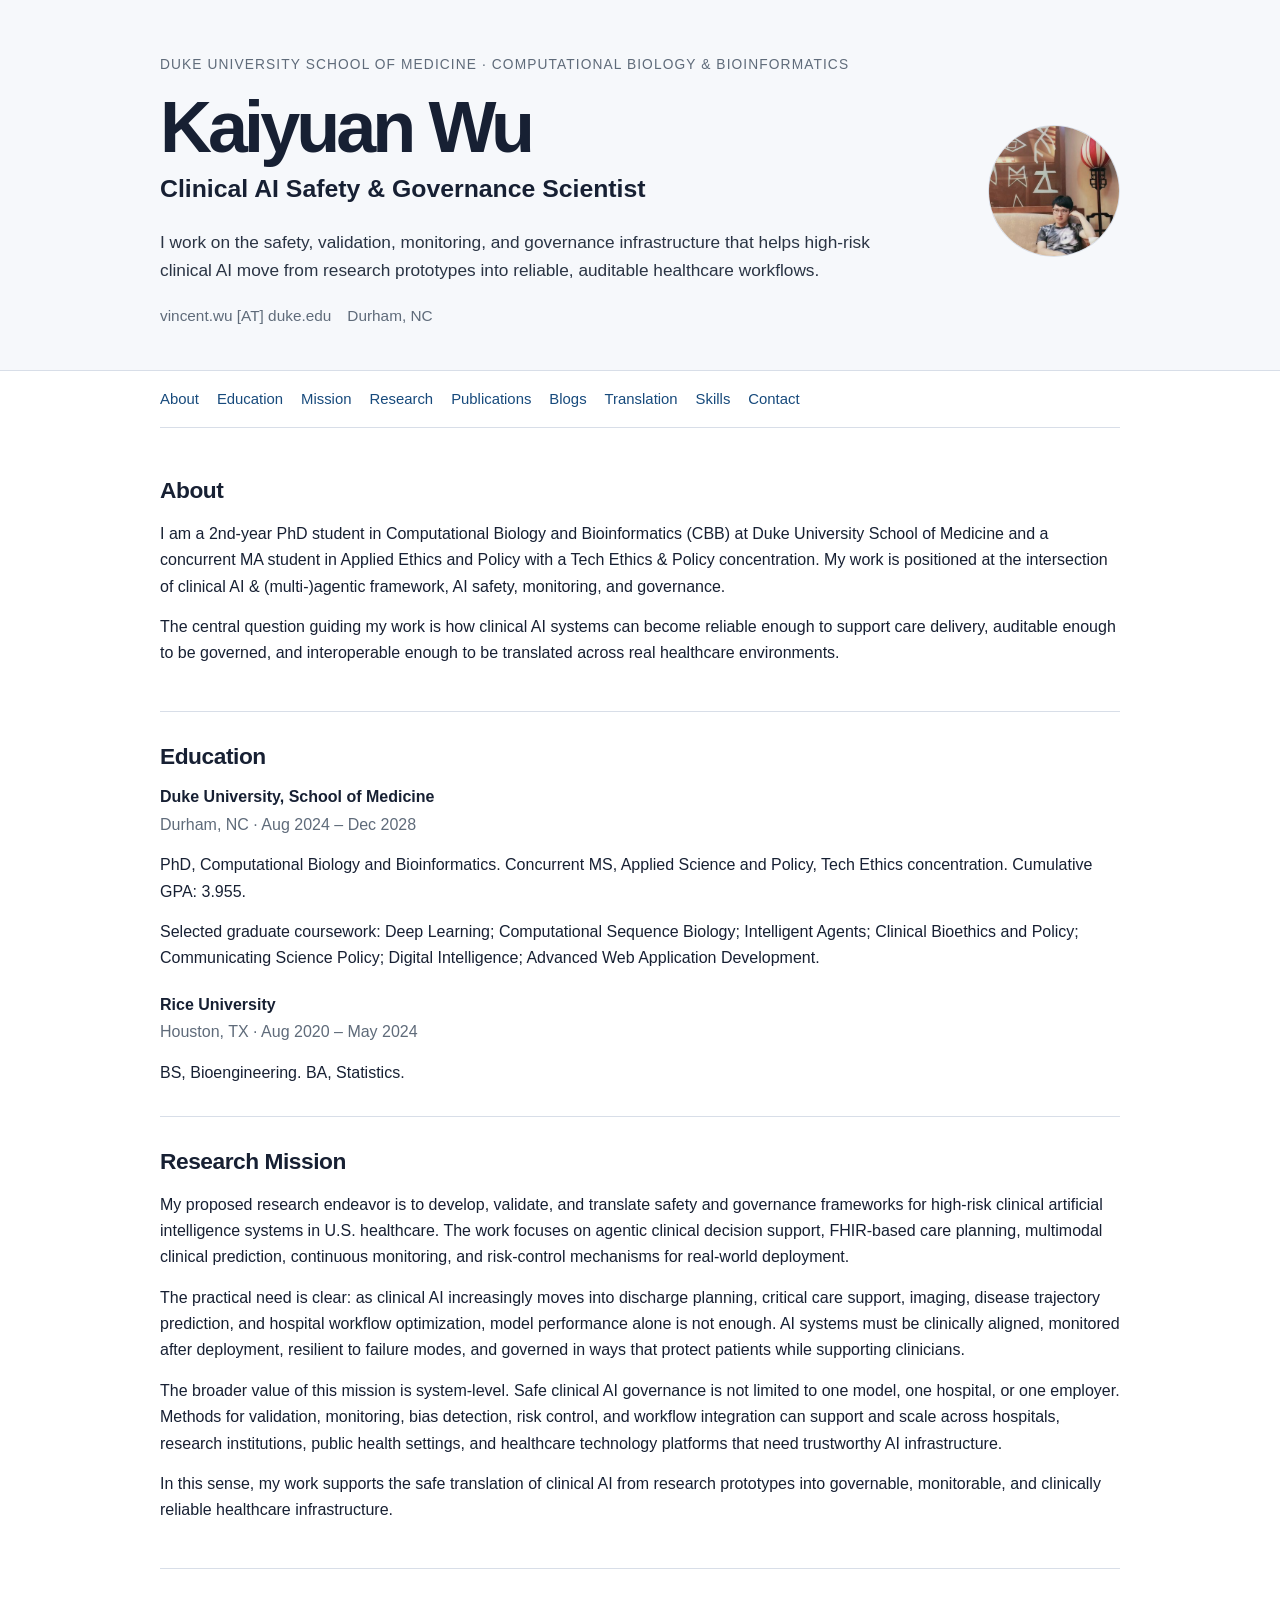
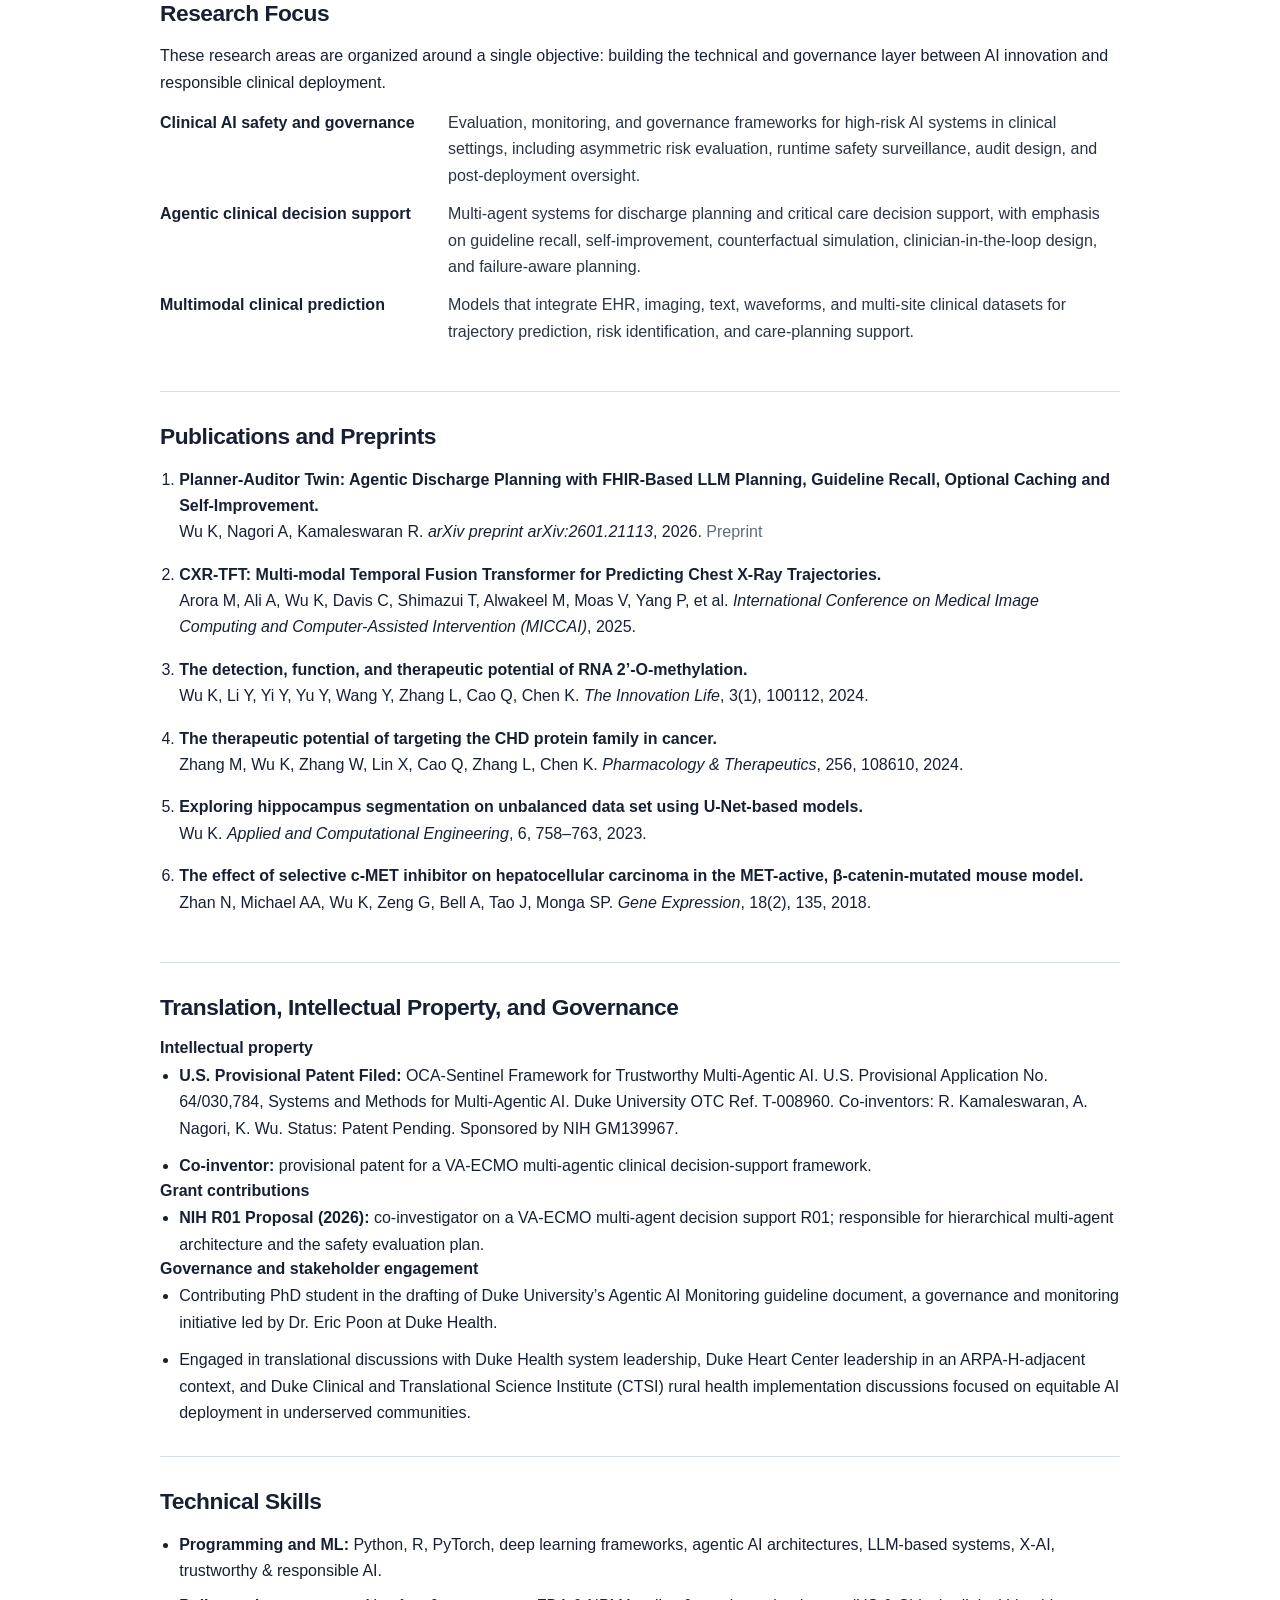
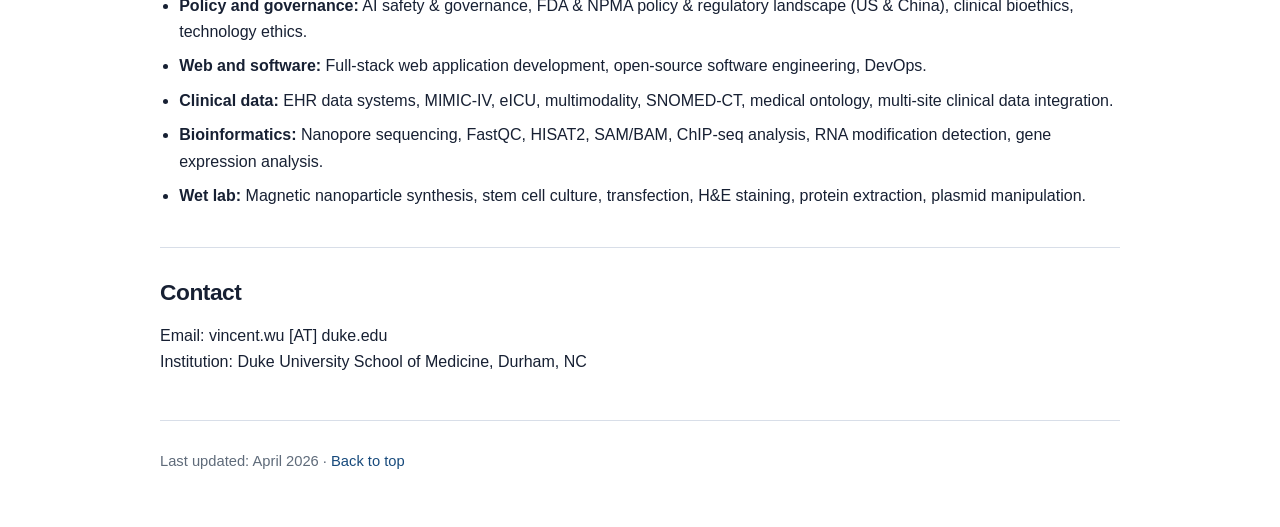
<file: index.html>
<!doctype html>
<html lang="en">
<head>
  <meta charset="utf-8">
  <meta name="viewport" content="width=device-width, initial-scale=1">
  <meta name="description" content="Kaiyuan Wu is a Duke PhD student and clinical AI safety and governance scientist working on reliable, auditable, and deployable AI systems for high-risk healthcare environments.">
  <title>Kaiyuan Wu | Clinical AI Safety and Governance</title>
  <link rel="stylesheet" href="styles.css">
</head>
<body>
  <header class="masthead" id="top">
    <div class="wrap intro">
      <div class="intro-text">
        <p class="kicker">Duke University School of Medicine · Computational Biology &amp; Bioinformatics</p>
        <h1>Kaiyuan Wu</h1>
        <p class="role">Clinical AI Safety &amp; Governance Scientist</p>
        <p class="lead">I work on the safety, validation, monitoring, and governance infrastructure that helps high-risk clinical AI move from research prototypes into reliable, auditable healthcare workflows.</p>
        <p class="contact-line">
          <span>vincent.wu [AT] duke.edu</span>
          <span>Durham, NC</span>
          <!-- <a href="CV.pdf">CV</a> -->
        </p>
      </div>
      <img src="images/profile.jpg" alt="Portrait of Kaiyuan Wu" class="portrait">
    </div>
  </header>

  <nav class="nav wrap" aria-label="Main navigation">
    <a href="#about">About</a>
    <a href="#education">Education</a>
    <a href="#mission">Mission</a>
    <a href="#research">Research</a>
    <!-- <a href="#projects">Projects</a> -->
    <a href="#publications">Publications</a>
    <a href="blogs/index.html">Blogs</a>
    <a href="#translation">Translation</a>
    <!-- <a href="#experience">Experience</a> -->
    <a href="#skills">Skills</a>
    <a href="#contact">Contact</a>
  </nav>

  <main class="wrap">
    <section id="about">
      <h2>About</h2>
      <p>I am a 2nd-year PhD student in Computational Biology and Bioinformatics (CBB) at Duke University School of Medicine and a concurrent MA student in Applied Ethics and Policy with a Tech Ethics & Policy concentration. My work is positioned at the intersection of clinical AI & (multi-)agentic framework, AI safety, monitoring, and governance.</p>
      <!-- <p>My profile is not simply about building predictive models. I focus on the layer that determines whether high-risk clinical AI can be responsibly used in care settings: validation, monitoring, auditability, interoperability, human oversight, and governance-aware deployment.</p> -->
      <!-- <p>My research path follows a deliberate progression: biomedical foundation, computational modeling, clinical AI systems, and now high-risk AI safety and governance. This trajectory connects my earlier work in biology, statistics, medical imaging, and clinical prediction to my current focus on agentic decision support, FHIR-based planning, multimodal risk modeling, and runtime safety evaluation.</p> -->
      <p>The central question guiding my work is how clinical AI systems can become reliable enough to support care delivery, auditable enough to be governed, and interoperable enough to be translated across real healthcare environments.</p>
    </section>

    <section id="education">
      <h2>Education</h2>
      <article class="entry">
        <h3>Duke University, School of Medicine</h3>
        <p class="meta">Durham, NC · Aug 2024 – Dec 2028</p>
        <p>PhD, Computational Biology and Bioinformatics. Concurrent MS, Applied Science and Policy, Tech Ethics concentration. Cumulative GPA: 3.955.</p>
        <p>Selected graduate coursework: Deep Learning; Computational Sequence Biology; Intelligent Agents; Clinical Bioethics and Policy; Communicating Science Policy; Digital Intelligence; Advanced Web Application Development.</p>
      </article>
      <article class="entry">
        <h3>Rice University</h3>
        <p class="meta">Houston, TX · Aug 2020 – May 2024</p>
        <p>BS, Bioengineering. BA, Statistics.</p>
      </article>
    </section>

    <section id="mission">
      <h2>Research Mission</h2>
      <p>My proposed research endeavor is to develop, validate, and translate safety and governance frameworks for high-risk clinical artificial intelligence systems in U.S. healthcare. The work focuses on agentic clinical decision support, FHIR-based care planning, multimodal clinical prediction, continuous monitoring, and risk-control mechanisms for real-world deployment.</p>
      <p>The practical need is clear: as clinical AI increasingly moves into discharge planning, critical care support, imaging, disease trajectory prediction, and hospital workflow optimization, model performance alone is not enough. AI systems must be clinically aligned, monitored after deployment, resilient to failure modes, and governed in ways that protect patients while supporting clinicians.</p>
      <p>The broader value of this mission is system-level. Safe clinical AI governance is not limited to one model, one hospital, or one employer. Methods for validation, monitoring, bias detection, risk control, and workflow integration can support and scale across hospitals, research institutions, public health settings, and healthcare technology platforms that need trustworthy AI infrastructure.</p>
      <p>In this sense, my work supports the safe translation of clinical AI from research prototypes into governable, monitorable, and clinically reliable healthcare infrastructure.</p>
    </section>

    <section id="research">
      <h2>Research Focus</h2>
      <p>These research areas are organized around a single objective: building the technical and governance layer between AI innovation and responsible clinical deployment.</p>
      <dl class="focus-list">
        <dt>Clinical AI safety and governance</dt>
        <dd>Evaluation, monitoring, and governance frameworks for high-risk AI systems in clinical settings, including asymmetric risk evaluation, runtime safety surveillance, audit design, and post-deployment oversight.</dd>

        <dt>Agentic clinical decision support</dt>
        <dd>Multi-agent systems for discharge planning and critical care decision support, with emphasis on guideline recall, self-improvement, counterfactual simulation, clinician-in-the-loop design, and failure-aware planning.</dd>

        <dt>Multimodal clinical prediction</dt>
        <dd>Models that integrate EHR, imaging, text, waveforms, and multi-site clinical datasets for trajectory prediction, risk identification, and care-planning support.</dd>
      </dl>
    </section>

    <!-- <section id="projects">
      <h2>Current Projects and Manuscripts</h2>
      <ul>
        <li><strong>Planner-Auditor Twin</strong> — Agentic discharge planning with FHIR-based LLM planning, guideline recall, optional caching, and self-improvement.</li>
        <li><strong>OCA-Sentinel</strong> — Asymmetric risk evaluation and optimization framework for high-stakes agentic systems. <em>In preparation.</em></li>
        <li><strong>ClinHarm</strong> — Clinical harm benchmark and safety evaluation dataset for healthcare AI. <em>In preparation.</em></li>
        <li><strong>ClinGuard</strong> — Governance-aware safety monitoring system for deployed clinical AI agents. <em>In preparation.</em></li>
        <li><strong>VA-ECMO</strong> — Multi-site agentic framework for critical care decision support spanning Duke, Colorado, Emory, Grady, eICU, and MIMIC. <em>In preparation.</em></li>
        <li><strong>Women’s Health Equity Monitoring</strong> — MS capstone project on pre-deployment evaluation and ongoing runtime fairness monitoring for prenatal care AI. <em>Planned.</em></li>
      </ul>
    </section> -->

    <section id="publications">
      <h2>Publications and Preprints</h2>
      <ol class="publications">
        <li><strong>Planner-Auditor Twin: Agentic Discharge Planning with FHIR-Based LLM Planning, Guideline Recall, Optional Caching and Self-Improvement.</strong><br>Wu K, Nagori A, Kamaleswaran R. <em>arXiv preprint arXiv:2601.21113</em>, 2026. <span class="note">Preprint</span></li>
        <li><strong>CXR-TFT: Multi-modal Temporal Fusion Transformer for Predicting Chest X-Ray Trajectories.</strong><br>Arora M, Ali A, Wu K, Davis C, Shimazui T, Alwakeel M, Moas V, Yang P, et al. <em>International Conference on Medical Image Computing and Computer-Assisted Intervention (MICCAI)</em>, 2025.</li>
        <li><strong>The detection, function, and therapeutic potential of RNA 2’-O-methylation.</strong><br>Wu K, Li Y, Yi Y, Yu Y, Wang Y, Zhang L, Cao Q, Chen K. <em>The Innovation Life</em>, 3(1), 100112, 2024.</li>
        <li><strong>The therapeutic potential of targeting the CHD protein family in cancer.</strong><br>Zhang M, Wu K, Zhang W, Lin X, Cao Q, Zhang L, Chen K. <em>Pharmacology &amp; Therapeutics</em>, 256, 108610, 2024.</li>
        <li><strong>Exploring hippocampus segmentation on unbalanced data set using U-Net-based models.</strong><br>Wu K. <em>Applied and Computational Engineering</em>, 6, 758–763, 2023.</li>
        <li><strong>The effect of selective c-MET inhibitor on hepatocellular carcinoma in the MET-active, β-catenin-mutated mouse model.</strong><br>Zhan N, Michael AA, Wu K, Zeng G, Bell A, Tao J, Monga SP. <em>Gene Expression</em>, 18(2), 135, 2018.</li>
      </ol>
    </section>

    <section id="translation">
      <h2>Translation, Intellectual Property, and Governance</h2>
      <h3>Intellectual property</h3>
      <ul>
        <li><strong>U.S. Provisional Patent Filed:</strong> OCA-Sentinel Framework for Trustworthy Multi-Agentic AI. U.S. Provisional Application No. 64/030,784, Systems and Methods for Multi-Agentic AI. Duke University OTC Ref. T-008960. Co-inventors: R. Kamaleswaran, A. Nagori, K. Wu. Status: Patent Pending. Sponsored by NIH GM139967.</li>
        <li><strong>Co-inventor:</strong> provisional patent for a VA-ECMO multi-agentic clinical decision-support framework.</li>
      </ul>
      <h3>Grant contributions</h3>
      <ul>
        <li><strong>NIH R01 Proposal (2026):</strong> co-investigator on a VA-ECMO multi-agent decision support R01; responsible for hierarchical multi-agent architecture and the safety evaluation plan.</li>
      </ul>
      <h3>Governance and stakeholder engagement</h3>
      <ul>
        <li>Contributing PhD student in the drafting of Duke University’s Agentic AI Monitoring guideline document, a governance and monitoring initiative led by Dr. Eric Poon at Duke Health.</li>
        <!-- <li>Developing a white paper on a Sentinel-based governance stack for runtime monitoring of agentic AI systems in clinical settings.</li> -->
        <li>Engaged in translational discussions with Duke Health system leadership, Duke Heart Center leadership in an ARPA-H-adjacent context, and Duke Clinical and Translational Science Institute (CTSI) rural health implementation discussions focused on equitable AI deployment in underserved communities.</li>
      </ul>
    </section>

    <!-- <section id="experience">
      <h2>Research Experience</h2>
      <article class="entry">
        <h3>Harvard Medical School — Summer Research Intern</h3>
        <p class="meta">May 2023 – Aug 2023 · Supervisor: Dr. Kaifu Chen</p>
        <p>Focused on nanopore sequencing and RNA modification detection and quantification.</p>
      </article>
      <article class="entry">
        <h3>MD Anderson Cancer Center — Undergraduate Researcher</h3>
        <p class="meta">Jan 2023 – May 2023 · Supervisors: Dr. Christopher A. Bristow and Dr. Fangyang Wang</p>
        <p>Adapted DeepSTARR to predict enhancer activity from short DNA sequences on human H3K27ac ChIP-seq data, classifying housekeeping versus developmental enhancers. Applied transfer learning and Bayesian optimization with early stopping; achieved AUC of 0.82 for housekeeping enhancers and 0.56 for developmental enhancers.</p>
      </article>
      <article class="entry">
        <h3>RiseWorks — Co-Founder</h3>
        <p class="meta">2022 – 2023</p>
        <p>Co-founded an AI-driven music therapy platform using personalized algorithms to address mental health needs including anxiety, depression, and PTSD. Awarded the Frank Liu Jr. Prize for Creative Innovations in Music, Fashion, and the Arts at the 2023 Napier Rice Launch Challenge.</p>
      </article>
      <article class="entry">
        <h3>Rice University School of Engineering — Undergraduate Research Assistant</h3>
        <p class="meta">Jun 2022 – Apr 2023 · Supervisor: Dr. Meng Li</p>
        <p>Processed MIMIC-IV data for dynamic prediction of acute kidney injury after cardiac surgery using 12-hour sliding-window LSTM; achieved accuracy 0.777, balanced accuracy 0.758, and AUC 0.822, optimized via Ray Tune. Compared results with ensemble models via AutoGluon and prepared a manuscript for publication.</p>
      </article>
      <article class="entry">
        <h3>MD Anderson Cancer Center — Undergraduate Research Assistant</h3>
        <p class="meta">Jun 2022 – Aug 2022 · Supervisor: Dr. Christopher A. Bristow</p>
        <p>Performed statistical analyses on a high-throughput RBP resource and regulatory network; deployed an interactive display application. RNAbinding-GO-Hs achieved 76% precision and 0.920 AUC; validated via two-sample Wilcoxon tests, Fisher exact tests, and Bonferroni-corrected p-values.</p>
      </article>
      <article class="entry">
        <h3>Rice University — Undergraduate Research Assistant</h3>
        <p class="meta">Sep 2020 – Dec 2022 · Supervisors: Dr. Qingbo Zhang and Dr. Gang Bao’s Lab</p>
        <p>Synthesized magnetic nanoparticles and nanoclusters for magnetic hyperthermia optimization. Rendered 3D simulations of nanoparticle spin dynamics under three exchange conditions using Python and Mayavi; achieved approximately 8× improvement in smoothness via 3D interpolation.</p>
      </article>
      <article class="entry">
        <h3>Stanford University — Undergraduate Researcher</h3>
        <p class="meta">Sep 2019 – Aug 2020 · Supervisor: Dr. Kai Fu</p>
        <p>Analyzed gene expression data using FastQC, HISAT2, and SAM/BAM pipelines. Trained models on gene expression data from 1,156 lung cancer patients for staging; achieved highest accuracy of 93.2% using random forest.</p>
      </article>
      <article class="entry">
        <h3>UPMC — Student Researcher</h3>
        <p class="meta">Oct 2015 – Jun 2018 · Supervisor: Dr. Junyan Tao, Department of Pathology</p>
        <p>Performed statistical analyses on liver cancer and targeted therapy in a MET/β-catenin mouse model. Conducted hydrodynamic tail vein injection, protein extraction, stem cell culture, transfection, darkroom imaging, H&amp;E staining, and plasmid manipulation. This work contributed to a publication in <em>Gene Expression</em>.</p>
      </article>
    </section> -->


    <section id="skills">
      <h2>Technical Skills</h2>
      <ul class="compact">
        <li><strong>Programming and ML:</strong> Python, R, PyTorch, deep learning frameworks, agentic AI architectures, LLM-based systems, X-AI, trustworthy & responsible AI.</li>
        <li><strong>Policy and governance:</strong> AI safety & governance, FDA & NPMA policy & regulatory landscape (US & China), clinical bioethics, technology ethics.</li>
        <li><strong>Web and software:</strong> Full-stack web application development, open-source software engineering, DevOps.</li>
        <li><strong>Clinical data:</strong> EHR data systems, MIMIC-IV, eICU, multimodality, SNOMED-CT, medical ontology, multi-site clinical data integration.</li>
        <li><strong>Bioinformatics:</strong> Nanopore sequencing, FastQC, HISAT2, SAM/BAM, ChIP-seq analysis, RNA modification detection, gene expression analysis.</li>
        <li><strong>Wet lab:</strong> Magnetic nanoparticle synthesis, stem cell culture, transfection, H&amp;E staining, protein extraction, plasmid manipulation.</li>
      </ul>
    </section>

    <!-- <section id="digital-scholarship">
      <h2>Technical and Digital Scholarship</h2>
      <ul>
        <li>Personal website featuring policy and ethics writing at the intersection of AI, FDA regulation, and technology governance.</li>
        <li>Open-source code repositories and research artifacts on GitHub.</li>
        <li>Blog posts and commentary on FDA policy, AI regulation, and technology ethics.</li>
      </ul>
    </section> -->

    <section id="contact">
      <h2>Contact</h2>
      <p>Email: vincent.wu [AT] duke.edu<br>Institution: Duke University School of Medicine, Durham, NC</p>
    </section>
  </main>

  <footer class="wrap footer">
    <p>Last updated: April 2026 · <a href="#top">Back to top</a></p>
  </footer>
</body>
</html>
</file>
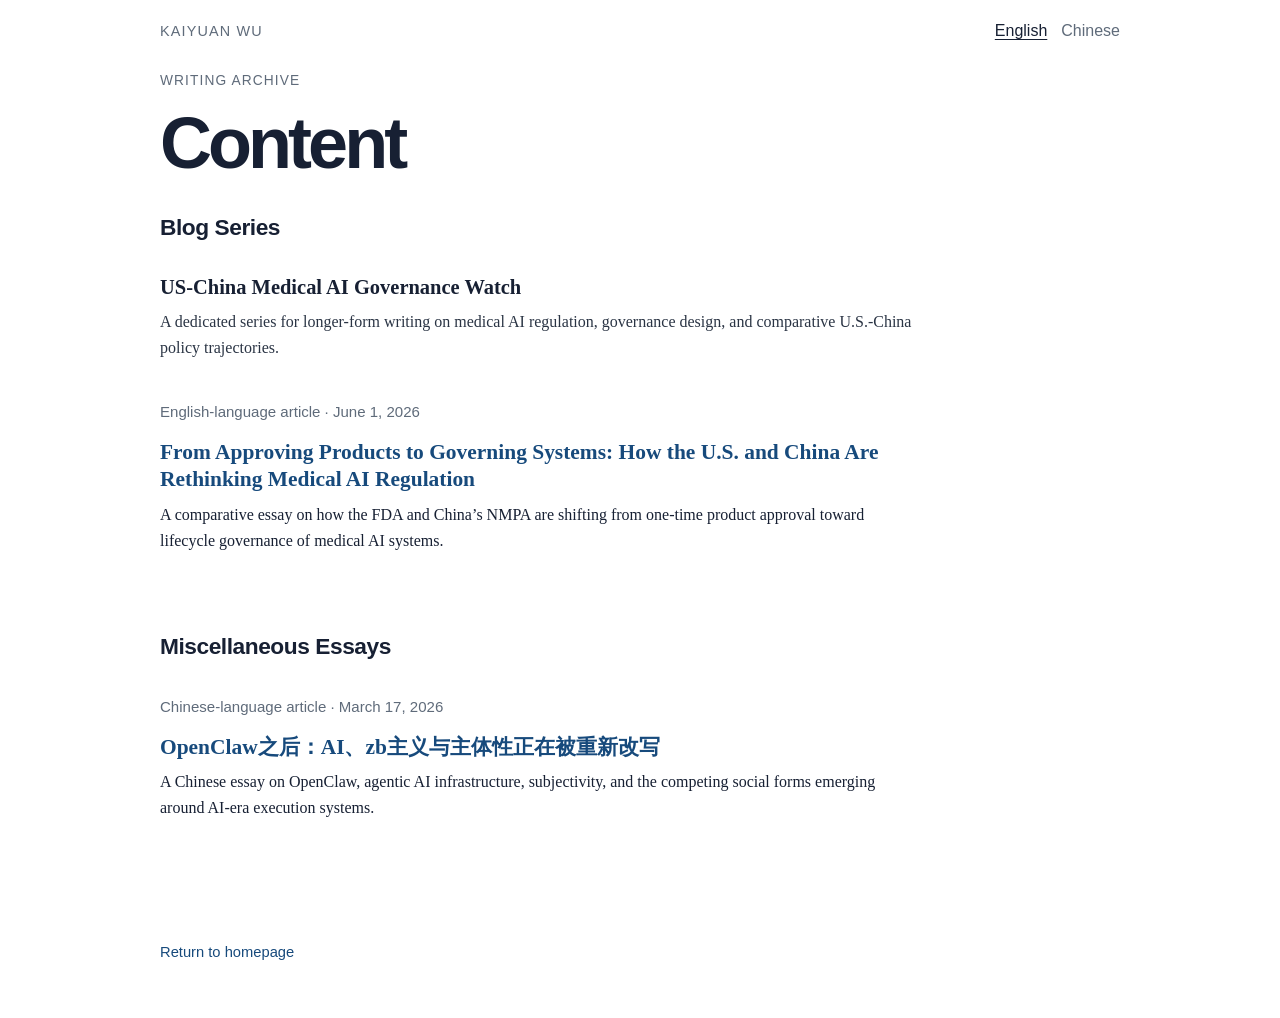
<file: blogs/index.html>
<!doctype html>
<html lang="en" data-current-lang="en">
<head>
  <meta charset="utf-8">
  <meta name="viewport" content="width=device-width, initial-scale=1">
  <meta name="description" content="Bilingual essays and commentary by Kaiyuan Wu on AI governance, technology, and society.">
  <title>Content | Kaiyuan Wu</title>
  <link rel="stylesheet" href="../styles.css">
  <link rel="stylesheet" href="blogs.css">
  <script src="blogs.js?v=20260427b" defer></script>
</head>
<body class="blog-page blog-index" data-current-lang="en">
  <header class="blog-masthead">
    <div class="wrap blog-topbar">
      <a class="home-link" href="../index.html">
        <span data-lang="en">Kaiyuan Wu</span>
        <span data-lang="zh">吴开源</span>
      </a>
      <div class="lang-toggle" role="group" aria-label="Language toggle">
        <button type="button" class="lang-toggle__button is-active" data-lang-button="en" aria-pressed="true">English</button>
        <button type="button" class="lang-toggle__button" data-lang-button="zh" aria-pressed="false">Chinese</button>
      </div>
    </div>
    <div class="wrap blog-hero">
      <p class="kicker" data-lang="en">Writing Archive</p>
      <p class="kicker" data-lang="zh">写作归档</p>
      <h1 data-lang="en">Content</h1>
      <h1 data-lang="zh">目录</h1>
    </div>
  </header>

  <main class="wrap blog-main">
    <section class="blog-section">
      <div class="section-head" data-lang="en">
        <h2>Blog Series</h2>
      </div>
      <div class="section-head" data-lang="zh">
        <h2>系列专栏</h2>
      </div>

      <article class="series-card">
        <h3 data-lang="en">US-China Medical AI Governance Watch</h3>
        <h3 data-lang="zh">中美医疗AI监管治理观察</h3>
        <p data-lang="en">A dedicated series for longer-form writing on medical AI regulation, governance design, and comparative U.S.-China policy trajectories.</p>
        <p data-lang="zh">一个聚焦医疗AI监管、治理设计与中美政策比较的系列专栏。</p>
      </article>

      <article class="essay-card">
        <p class="essay-card__meta" data-lang="en">English-language article · June 1, 2026</p>
        <p class="essay-card__meta" data-lang="zh">英文文章 · 2026年6月1日</p>
        <h3>
          <a href="from-approving-products-to-governing-systems.html" data-lang="en">From Approving Products to Governing Systems: How the U.S. and China Are Rethinking Medical AI Regulation</a>
          <a href="from-approving-products-to-governing-systems.html?lang=zh" data-lang="zh">From Approving Products to Governing Systems: How the U.S. and China Are Rethinking Medical AI Regulation</a>
        </h3>
        <p class="essay-card__summary" data-lang="en">A comparative essay on how the FDA and China’s NMPA are shifting from one-time product approval toward lifecycle governance of medical AI systems.</p>
        <p class="essay-card__summary" data-lang="zh">一篇比较性文章，讨论美国FDA与中国NMPA如何从一次性产品审批转向对医疗AI系统的全生命周期治理。</p>
      </article>
    </section>

    <section class="blog-section">
      <div class="section-head" data-lang="en">
        <h2>Miscellaneous Essays</h2>
      </div>
      <div class="section-head" data-lang="zh">
        <h2>随笔杂谈</h2>
      </div>

      <article class="essay-card">
        <p class="essay-card__meta" data-lang="en">Chinese-language article · March 17, 2026</p>
        <p class="essay-card__meta" data-lang="zh">中文文章 · 2026年3月17日</p>
        <h3>
          <a href="openclaw-after-ai-capital-subjectivity.html" data-lang="en">OpenClaw之后：AI、zb主义与主体性正在被重新改写</a>
          <a href="openclaw-after-ai-capital-subjectivity.html?lang=zh" data-lang="zh">OpenClaw之后：AI、zb主义与主体性正在被重新改写</a>
        </h3>
        <p class="essay-card__summary" data-lang="en">A Chinese essay on OpenClaw, agentic AI infrastructure, subjectivity, and the competing social forms emerging around AI-era execution systems.</p>
        <p class="essay-card__summary" data-lang="zh">一篇关于OpenClaw、智能体执行基础设施、主体性重构与AI时代社会形态分叉的中文随笔。</p>
      </article>

    </section>
  </main>

  <footer class="wrap footer blog-footer">
    <p><a href="../index.html">Return to homepage</a></p>
  </footer>
</body>
</html>
</file>
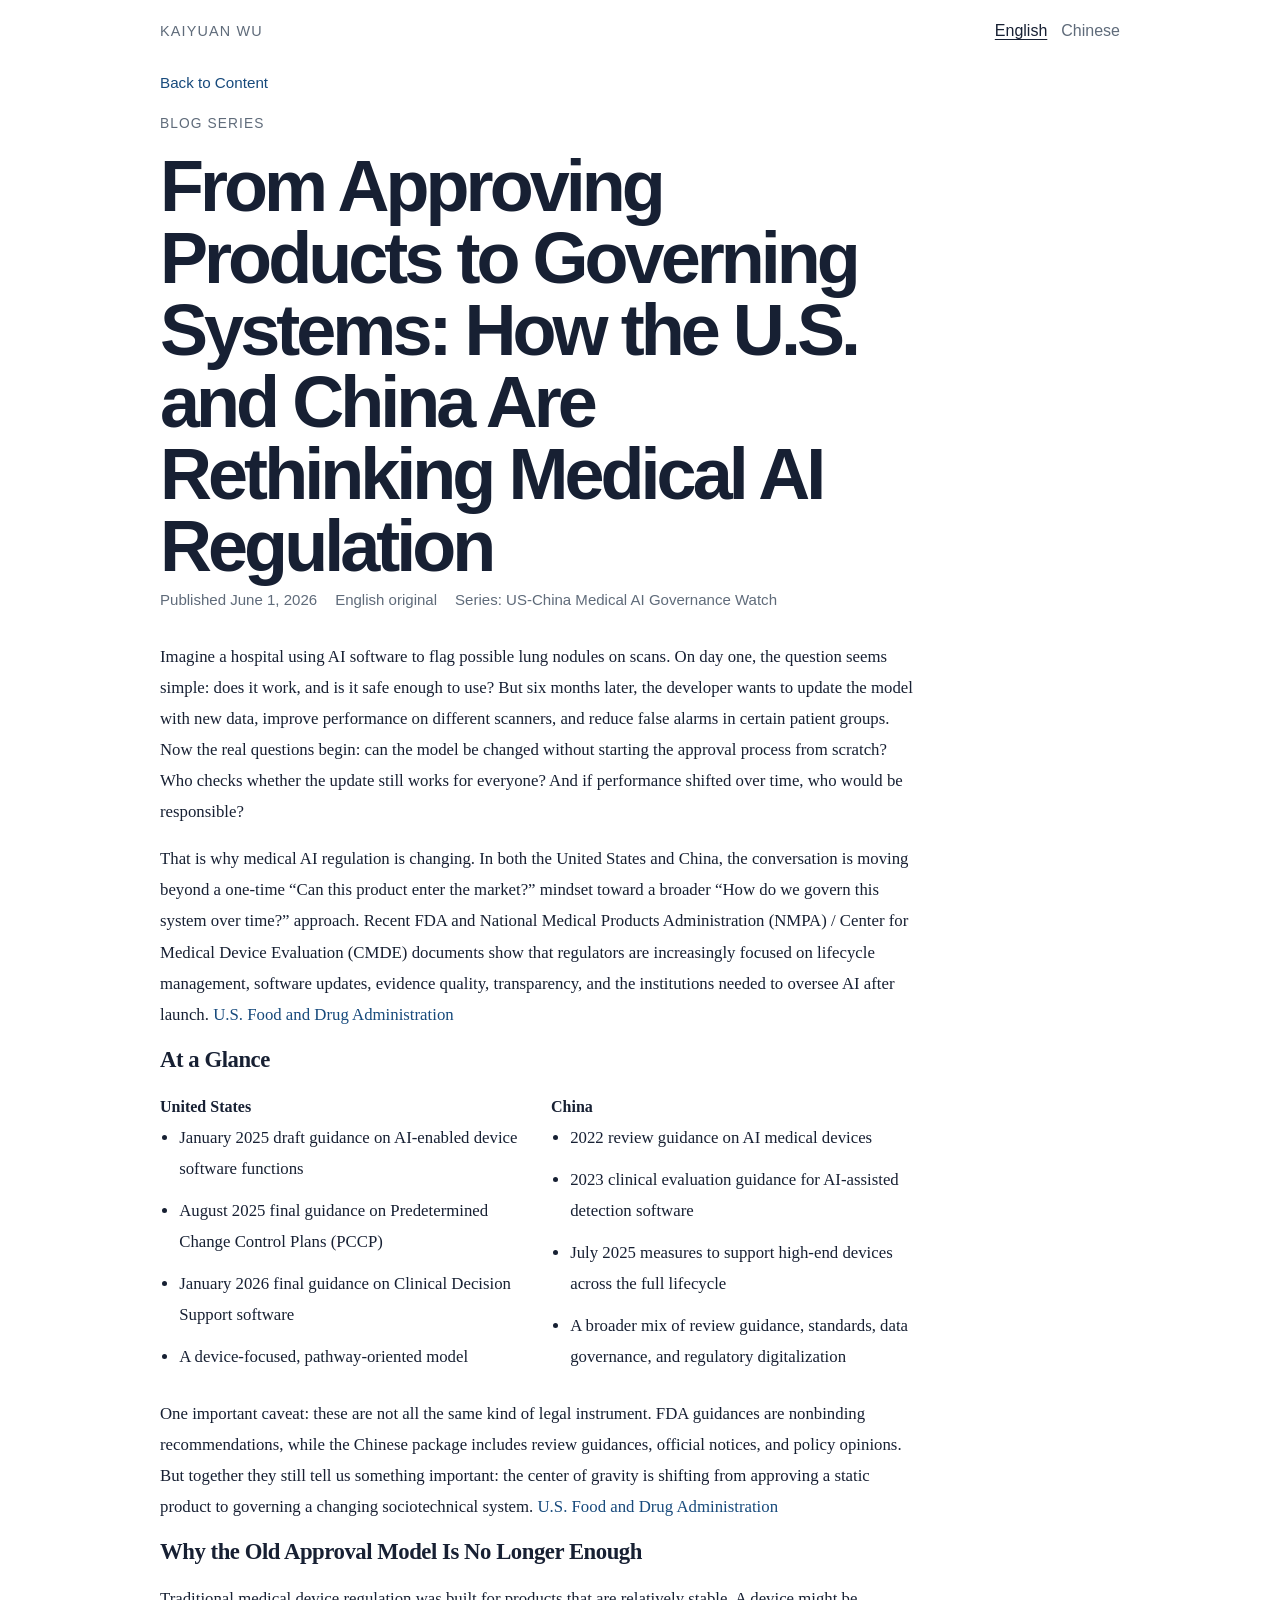
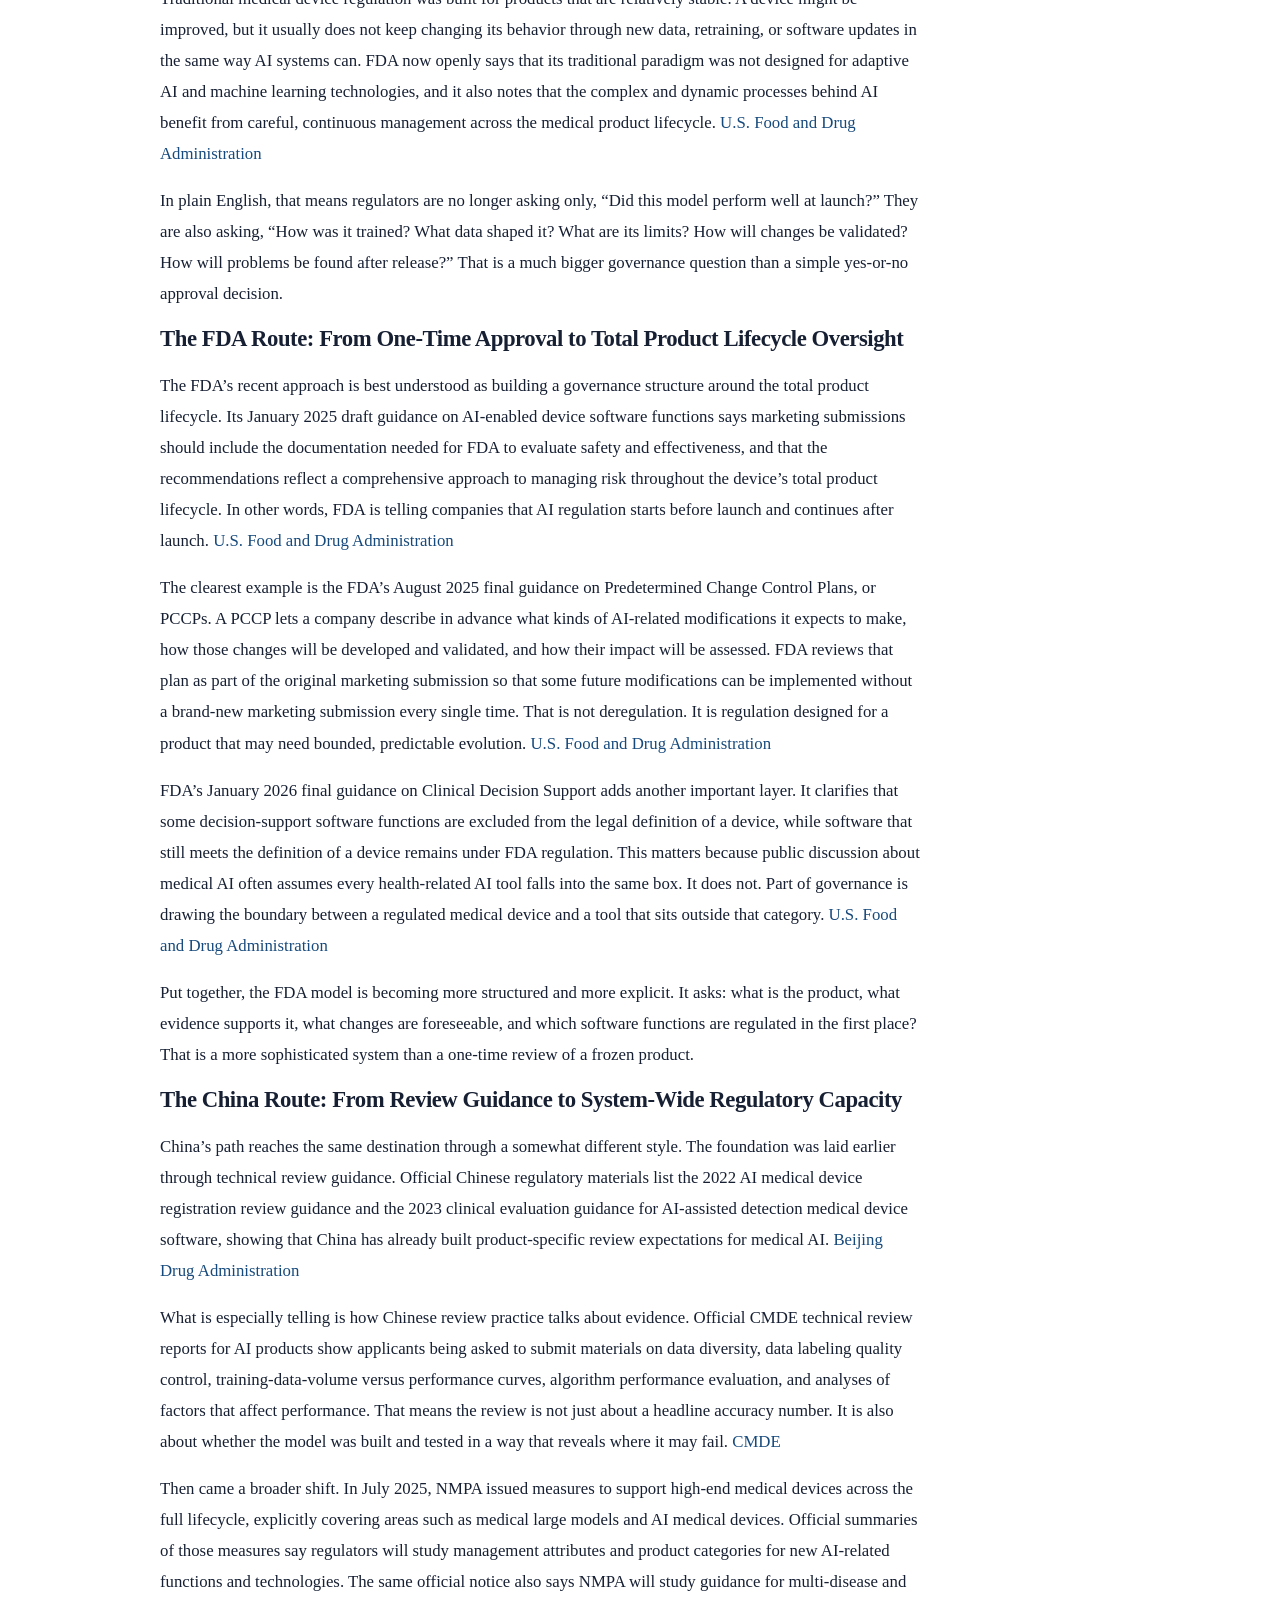
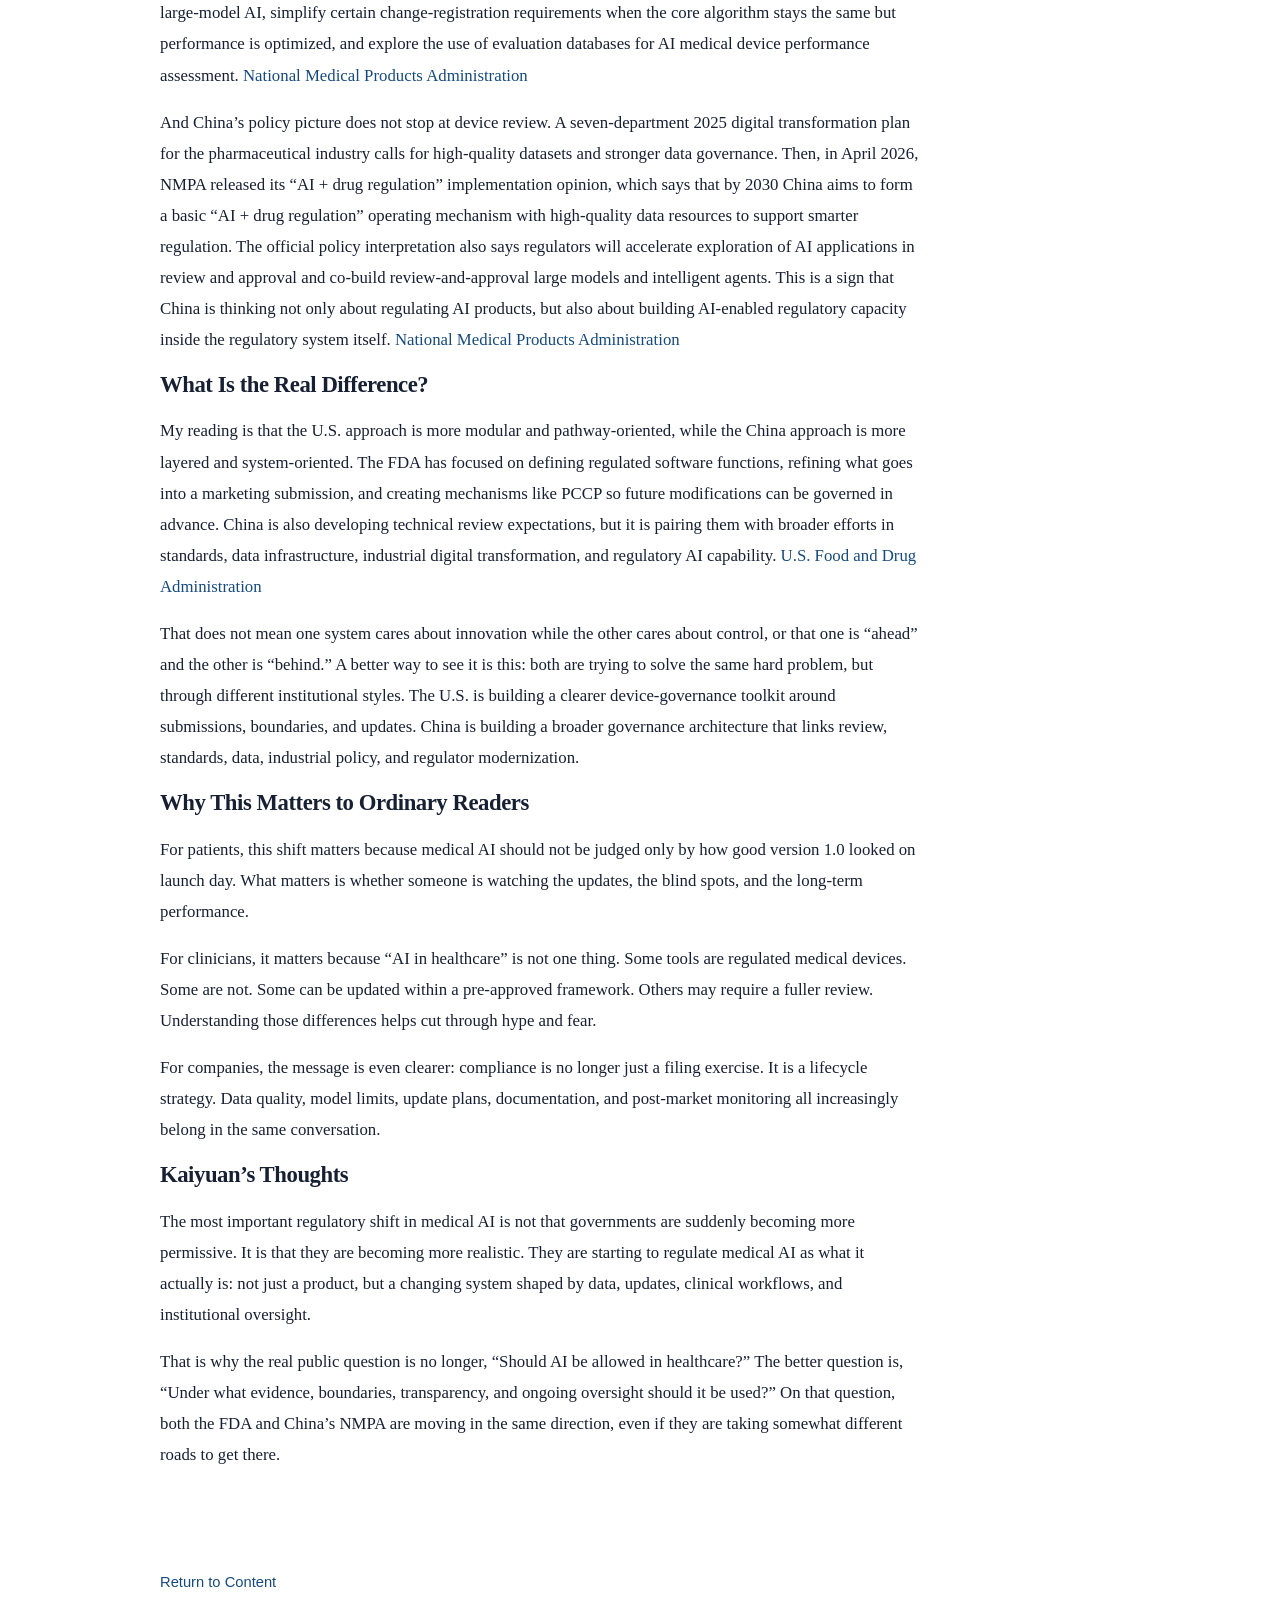
<file: blogs/from-approving-products-to-governing-systems.html>
<!doctype html>
<html lang="en" data-current-lang="en">
<head>
  <meta charset="utf-8">
  <meta name="viewport" content="width=device-width, initial-scale=1">
  <meta name="description" content="From Approving Products to Governing Systems: How the U.S. and China Are Rethinking Medical AI Regulation.">
  <title>From Approving Products to Governing Systems | Kaiyuan Wu</title>
  <link rel="stylesheet" href="../styles.css">
  <link rel="stylesheet" href="blogs.css">
  <script src="blogs.js?v=20260427b" defer></script>
</head>
<body class="blog-page blog-article" data-current-lang="en">
  <header class="blog-masthead article-masthead">
    <div class="wrap blog-topbar">
      <a class="home-link" href="../index.html">
        <span data-lang="en">Kaiyuan Wu</span>
        <span data-lang="zh">吴开源</span>
      </a>
      <div class="lang-toggle" role="group" aria-label="Language toggle">
        <button type="button" class="lang-toggle__button is-active" data-lang-button="en" aria-pressed="true">English</button>
        <button type="button" class="lang-toggle__button" data-lang-button="zh" aria-pressed="false">Chinese</button>
      </div>
    </div>
    <div class="wrap article-hero">
      <a class="back-link" href="index.html" data-lang="en">Back to Content</a>
      <a class="back-link" href="index.html?lang=zh" data-lang="zh">返回目录</a>
      <p class="kicker" data-lang="en">Blog Series</p>
      <p class="kicker" data-lang="zh">系列专栏</p>
      <h1>From Approving Products to Governing Systems: How the U.S. and China Are Rethinking Medical AI Regulation</h1>
      <div class="article-meta" data-lang="en">
        <span>Published June 1, 2026</span>
        <span>English original</span>
        <span>Series: US-China Medical AI Governance Watch</span>
      </div>
      <div class="article-meta" data-lang="zh">
        <span>发布于2026年6月1日</span>
        <span>英文原文</span>
        <span>专栏：中美医疗AI监管治理观察</span>
      </div>
    </div>
  </header>

  <main class="wrap article-main">
    <article class="article-body">
      <p>Imagine a hospital using AI software to flag possible lung nodules on scans. On day one, the question seems simple: does it work, and is it safe enough to use? But six months later, the developer wants to update the model with new data, improve performance on different scanners, and reduce false alarms in certain patient groups. Now the real questions begin: can the model be changed without starting the approval process from scratch? Who checks whether the update still works for everyone? And if performance shifted over time, who would be responsible?</p>

      <p>That is why medical AI regulation is changing. In both the United States and China, the conversation is moving beyond a one-time “Can this product enter the market?” mindset toward a broader “How do we govern this system over time?” approach. Recent FDA and National Medical Products Administration (NMPA) / Center for Medical Device Evaluation (CMDE) documents show that regulators are increasingly focused on lifecycle management, software updates, evidence quality, transparency, and the institutions needed to oversee AI after launch. <a href="https://www.fda.gov/regulatory-information/search-fda-guidance-documents/artificial-intelligence-enabled-device-software-functions-lifecycle-management-and-marketing">U.S. Food and Drug Administration</a></p>

      <h2>At a Glance</h2>
      <div class="article-compare">
        <article class="article-compare__column">
          <h3>United States</h3>
          <ul>
            <li>January 2025 draft guidance on AI-enabled device software functions</li>
            <li>August 2025 final guidance on Predetermined Change Control Plans (PCCP)</li>
            <li>January 2026 final guidance on Clinical Decision Support software</li>
            <li>A device-focused, pathway-oriented model</li>
          </ul>
        </article>
        <article class="article-compare__column">
          <h3>China</h3>
          <ul>
            <li>2022 review guidance on AI medical devices</li>
            <li>2023 clinical evaluation guidance for AI-assisted detection software</li>
            <li>July 2025 measures to support high-end devices across the full lifecycle</li>
            <li>A broader mix of review guidance, standards, data governance, and regulatory digitalization</li>
          </ul>
        </article>
      </div>

      <p>One important caveat: these are not all the same kind of legal instrument. FDA guidances are nonbinding recommendations, while the Chinese package includes review guidances, official notices, and policy opinions. But together they still tell us something important: the center of gravity is shifting from approving a static product to governing a changing sociotechnical system. <a href="https://www.fda.gov/regulatory-information/search-fda-guidance-documents/artificial-intelligence-enabled-device-software-functions-lifecycle-management-and-marketing">U.S. Food and Drug Administration</a></p>

      <h2>Why the Old Approval Model Is No Longer Enough</h2>
      <p>Traditional medical device regulation was built for products that are relatively stable. A device might be improved, but it usually does not keep changing its behavior through new data, retraining, or software updates in the same way AI systems can. FDA now openly says that its traditional paradigm was not designed for adaptive AI and machine learning technologies, and it also notes that the complex and dynamic processes behind AI benefit from careful, continuous management across the medical product lifecycle. <a href="https://www.fda.gov/medical-devices/software-medical-device-samd/artificial-intelligence-software-medical-device">U.S. Food and Drug Administration</a></p>

      <p>In plain English, that means regulators are no longer asking only, “Did this model perform well at launch?” They are also asking, “How was it trained? What data shaped it? What are its limits? How will changes be validated? How will problems be found after release?” That is a much bigger governance question than a simple yes-or-no approval decision.</p>

      <h2>The FDA Route: From One-Time Approval to Total Product Lifecycle Oversight</h2>
      <p>The FDA’s recent approach is best understood as building a governance structure around the total product lifecycle. Its January 2025 draft guidance on AI-enabled device software functions says marketing submissions should include the documentation needed for FDA to evaluate safety and effectiveness, and that the recommendations reflect a comprehensive approach to managing risk throughout the device’s total product lifecycle. In other words, FDA is telling companies that AI regulation starts before launch and continues after launch. <a href="https://www.fda.gov/regulatory-information/search-fda-guidance-documents/artificial-intelligence-enabled-device-software-functions-lifecycle-management-and-marketing">U.S. Food and Drug Administration</a></p>

      <p>The clearest example is the FDA’s August 2025 final guidance on Predetermined Change Control Plans, or PCCPs. A PCCP lets a company describe in advance what kinds of AI-related modifications it expects to make, how those changes will be developed and validated, and how their impact will be assessed. FDA reviews that plan as part of the original marketing submission so that some future modifications can be implemented without a brand-new marketing submission every single time. That is not deregulation. It is regulation designed for a product that may need bounded, predictable evolution. <a href="https://www.fda.gov/regulatory-information/search-fda-guidance-documents/marketing-submission-recommendations-predetermined-change-control-plan-artificial-intelligence-enabled-device">U.S. Food and Drug Administration</a></p>

      <p>FDA’s January 2026 final guidance on Clinical Decision Support adds another important layer. It clarifies that some decision-support software functions are excluded from the legal definition of a device, while software that still meets the definition of a device remains under FDA regulation. This matters because public discussion about medical AI often assumes every health-related AI tool falls into the same box. It does not. Part of governance is drawing the boundary between a regulated medical device and a tool that sits outside that category. <a href="https://www.fda.gov/regulatory-information/search-fda-guidance-documents/clinical-decision-support-software">U.S. Food and Drug Administration</a></p>

      <p>Put together, the FDA model is becoming more structured and more explicit. It asks: what is the product, what evidence supports it, what changes are foreseeable, and which software functions are regulated in the first place? That is a more sophisticated system than a one-time review of a frozen product.</p>

      <h2>The China Route: From Review Guidance to System-Wide Regulatory Capacity</h2>
      <p>China’s path reaches the same destination through a somewhat different style. The foundation was laid earlier through technical review guidance. Official Chinese regulatory materials list the 2022 AI medical device registration review guidance and the 2023 clinical evaluation guidance for AI-assisted detection medical device software, showing that China has already built product-specific review expectations for medical AI. <a href="https://yjj.beijing.gov.cn/yjj/zwgk20/yjxw/543391634/index.html">Beijing Drug Administration</a></p>

      <p>What is especially telling is how Chinese review practice talks about evidence. Official CMDE technical review reports for AI products show applicants being asked to submit materials on data diversity, data labeling quality control, training-data-volume versus performance curves, algorithm performance evaluation, and analyses of factors that affect performance. That means the review is not just about a headline accuracy number. It is also about whether the model was built and tested in a way that reveals where it may fail. <a href="https://www.cmde.org.cn/directory/web/cmde/images/1686295172757009730.pdf">CMDE</a></p>

      <p>Then came a broader shift. In July 2025, NMPA issued measures to support high-end medical devices across the full lifecycle, explicitly covering areas such as medical large models and AI medical devices. Official summaries of those measures say regulators will study management attributes and product categories for new AI-related functions and technologies. The same official notice also says NMPA will study guidance for multi-disease and large-model AI, simplify certain change-registration requirements when the core algorithm stays the same but performance is optimized, and explore the use of evaluation databases for AI medical device performance assessment. <a href="https://www.nmpa.gov.cn/xxgk/ggtg/ylqxggtg/ylqxqtggtg/20250703163951182.html">National Medical Products Administration</a></p>

      <p>And China’s policy picture does not stop at device review. A seven-department 2025 digital transformation plan for the pharmaceutical industry calls for high-quality datasets and stronger data governance. Then, in April 2026, NMPA released its “AI + drug regulation” implementation opinion, which says that by 2030 China aims to form a basic “AI + drug regulation” operating mechanism with high-quality data resources to support smarter regulation. The official policy interpretation also says regulators will accelerate exploration of AI applications in review and approval and co-build review-and-approval large models and intelligent agents. This is a sign that China is thinking not only about regulating AI products, but also about building AI-enabled regulatory capacity inside the regulatory system itself. <a href="https://www.nmpa.gov.cn/xxgk/fgwj/qita/20250425170354149.html">National Medical Products Administration</a></p>

      <h2>What Is the Real Difference?</h2>
      <p>My reading is that the U.S. approach is more modular and pathway-oriented, while the China approach is more layered and system-oriented. The FDA has focused on defining regulated software functions, refining what goes into a marketing submission, and creating mechanisms like PCCP so future modifications can be governed in advance. China is also developing technical review expectations, but it is pairing them with broader efforts in standards, data infrastructure, industrial digital transformation, and regulatory AI capability. <a href="https://www.fda.gov/regulatory-information/search-fda-guidance-documents/artificial-intelligence-enabled-device-software-functions-lifecycle-management-and-marketing">U.S. Food and Drug Administration</a></p>

      <p>That does not mean one system cares about innovation while the other cares about control, or that one is “ahead” and the other is “behind.” A better way to see it is this: both are trying to solve the same hard problem, but through different institutional styles. The U.S. is building a clearer device-governance toolkit around submissions, boundaries, and updates. China is building a broader governance architecture that links review, standards, data, industrial policy, and regulator modernization.</p>

      <h2>Why This Matters to Ordinary Readers</h2>
      <p>For patients, this shift matters because medical AI should not be judged only by how good version 1.0 looked on launch day. What matters is whether someone is watching the updates, the blind spots, and the long-term performance.</p>

      <p>For clinicians, it matters because “AI in healthcare” is not one thing. Some tools are regulated medical devices. Some are not. Some can be updated within a pre-approved framework. Others may require a fuller review. Understanding those differences helps cut through hype and fear.</p>

      <p>For companies, the message is even clearer: compliance is no longer just a filing exercise. It is a lifecycle strategy. Data quality, model limits, update plans, documentation, and post-market monitoring all increasingly belong in the same conversation.</p>

      <h2>Kaiyuan’s Thoughts</h2>
      <p>The most important regulatory shift in medical AI is not that governments are suddenly becoming more permissive. It is that they are becoming more realistic. They are starting to regulate medical AI as what it actually is: not just a product, but a changing system shaped by data, updates, clinical workflows, and institutional oversight.</p>

      <p>That is why the real public question is no longer, “Should AI be allowed in healthcare?” The better question is, “Under what evidence, boundaries, transparency, and ongoing oversight should it be used?” On that question, both the FDA and China’s NMPA are moving in the same direction, even if they are taking somewhat different roads to get there.</p>
    </article>
  </main>

  <footer class="wrap footer blog-footer">
    <p><a href="index.html" data-lang="en">Return to Content</a><a href="index.html?lang=zh" data-lang="zh">返回目录</a></p>
  </footer>
</body>
</html>
</file>
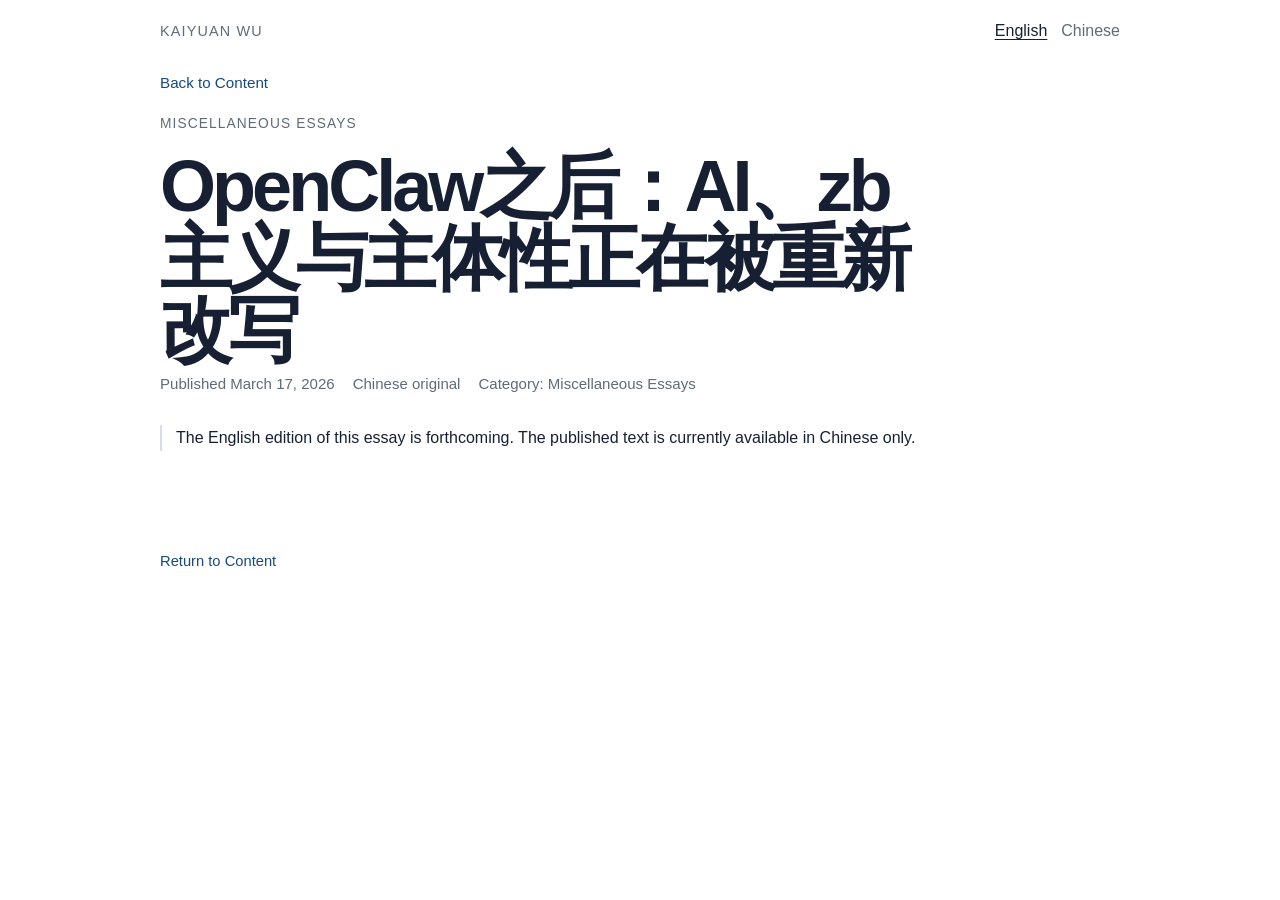
<file: blogs/openclaw-after-ai-capital-subjectivity.html>
<!doctype html>
<html lang="en" data-current-lang="en">
<head>
  <meta charset="utf-8">
  <meta name="viewport" content="width=device-width, initial-scale=1">
  <meta name="description" content="OpenClaw之后：AI、zb主义与主体性正在被重新改写. A bilingual article page with the original Chinese essay and an English placeholder.">
  <title>OpenClaw之后：AI、zb主义与主体性正在被重新改写 | Kaiyuan Wu</title>
  <link rel="stylesheet" href="../styles.css">
  <link rel="stylesheet" href="blogs.css">
  <script src="blogs.js?v=20260427b" defer></script>
</head>
<body class="blog-page blog-article" data-current-lang="en">
  <header class="blog-masthead article-masthead">
    <div class="wrap blog-topbar">
      <a class="home-link" href="../index.html">Kaiyuan Wu</a>
      <div class="lang-toggle" role="group" aria-label="Language toggle">
        <button type="button" class="lang-toggle__button is-active" data-lang-button="en" aria-pressed="true">English</button>
        <button type="button" class="lang-toggle__button" data-lang-button="zh" aria-pressed="false">Chinese</button>
      </div>
    </div>
    <div class="wrap article-hero">
      <a class="back-link" href="index.html" data-lang="en">Back to Content</a>
      <a class="back-link" href="index.html?lang=zh" data-lang="zh">返回目录</a>
      <p class="kicker" data-lang="en">Miscellaneous Essays</p>
      <p class="kicker" data-lang="zh">随笔杂谈</p>
      <h1>OpenClaw之后：AI、zb主义与主体性正在被重新改写</h1>
      <div class="article-meta" data-lang="en">
        <span>Published March 17, 2026</span>
        <span>Chinese original</span>
        <span>Category: Miscellaneous Essays</span>
      </div>
      <div class="article-meta" data-lang="zh">
        <span>发布于2026年3月17日</span>
        <span>中文原文</span>
        <span>栏目：随笔杂谈</span>
      </div>
    </div>
  </header>

  <main class="wrap article-main">
    <section class="article-panel" data-lang="en">
      <div class="translation-note">
        <p>The English edition of this essay is forthcoming. The published text is currently available in Chinese only.</p>
      </div>
    </section>

    <article class="article-body" data-lang="zh">
      <p>最近OpenClaw的爆火，不像一次普通产品出圈，更像一个chatgpt之后的范式转移信号。最近几周，阿里推出了企业多智能体平台Wukong，NVIDIA则在GTC宣布了基于OpenClaw的NemoClaw企业安全栈，最近又刷到了微信准备接入QClaw的打算。可以看见，OpenClaw不是“又一个聊天机器人”，而是把AI从“会回答”推进到了“会行动、会持续运行、会占用权限、会进入组织流程”的阶段。</p>
      <p>一、从AI技术加速主义角度看，它意味着：瓶颈正在从“模型智力”转向“执行体系”。</p>
      <p>大厂的第一反应不是“再做一个聊天框”，而是迅速补全企业与安全层(e.g.., NVIDIA的NemoClaw)。这说明行业已经默认：智能体不仅是demo，而是要进生产环境的下一层软件基础设施。AI 竞争开始从“谁最会说”转向“谁最能把说、做、记、调度、授权、审计连成闭环”。下一轮竞赛，不只是前沿模型，而是智能体os操作系统、技能市场、安全中间件、企业控制面板、协议层的联动爆发。</p>
      <p>二、从重构人文产业看，它意味着：人文不会消失，但会从“生产内容”转向“定义意义”。</p>
      <p>这会先压缩中间层劳动：资料整理、基础研究、邮件往返、基础润色、模板化创作等方面。真正变稀缺的的是人类的品味、立场、伦理判断、现场经验、人格信用、关系经营及承担责任的能力。所以，人文产业更多是被抬升：从“写出东西”变成“决定什么值得写、怎样写、凭什么相信你写的”。</p>
      <p>三、从社会学角度看，它意味着：组织的最小单元，可能会改变。</p>
      <p>不是单纯的去中心化乌托邦，而更像一种“执行去中心化，基础设施再中心化”。因为智能体一旦真正做事，就立刻需要模型供应商、权限系统、合规中心、企业控制面、社交网络与资本加持。于是我们一边看到地方政府给补贴、企业密集跟进，另一边又看到监管部门担忧数据泄露、误删、越权执行。这说明：未来社会的自组织，不再只是人和人的社群，而是 人 + 智能体 + protocol（协议）+ guardrail（护栏）的混合组织。</p>
      <p>四、从意识形态来看，它意味着：社会正在习惯把“意志的外骨骼”装到自己身上。</p>
      <p>当AI从网页上的一次性问答，变成你日常消息/工作流里随时可召唤、能替你执行事物的存在，人就会自然把agency、意图、性格，甚至某种“灵性”投射到它身上。</p>
      <p>福柯会提醒你，重要的不是谁在说话，而是谁掌握了话语与治理装置；鲍德里亚会提醒你，拟像不再只是图像和文本，而开始拥有执行权；德勒兹式的视角会说，这是一种新的assemblage：人、模型、权限、设备、消息流、插件、资本和规范，共同拼装出一个行动机器。于是，“我”不再是单一主体，而更像一个调度多个代理人格的编排者。</p>
      <p>再进一步，AI zongjiao/zj未必会先以正式zj出现，而会先以日常仪式出现：给智能体命名、设人格、许权限、交付判断、向它倾诉、让它代你行动...。但真正“危险”的地方，不仅仅是AI的潜在觉醒，而是人潜在把责任、判断和conscience也一起外包了。于是会出现一种新的意识形态：不是传统zj，而是“效率神学”——凡是可自动化的都应自动化，凡是能交给代理的都应交给代理。长期看，它会改变人如何理解主体性、劳动、责任、亲密关系，甚至“我到底是在亲自生活，还是在管理一组替身替我生活”。</p>
      <p>OpenClaw现象标志着三件事——</p>
      <p>第一，AI 从回答走向执行；</p>
      <p>第二，软件从工具走向代理；</p>
      <p>第三，社会从“个人使用AI”走向“个人携带智能体群”生存。</p>
      <p>OpenClaw未必会是最后的赢家，但它已经提前把下一个时代的轮廓显露出来了：技术上是智能体os操作系统，产业上是一人公司，社会上是混合自组织，精神上则是主体性的再外包。</p>
      <p>五、社会形态</p>
      <p>未来的社会形态可能会有以下几种：</p>
      <p>1. 星际zb主义：把zb主义的边疆，从地表推进到轨道、月球、火星。</p>
      <p>马斯克路线的核心，从来不只是造火箭赚钱，而是把zb主义最根本的逻辑——扩张、占有、基础设施垄断——推到地外。SpaceX官方长期把使命写成Making Life Multiplanetary，并把Starship描述成支撑月球自增长基地、火星文明乃至更远扩张的基础设施。这个叙事意味着，谁控制运载、能源、机器人、轨道数据与星际后勤，谁就控制下一轮文明稀缺的入口。</p>
      <p>2. 元宇宙zb主义：不再只是VR头显，而是把身份、关系、在场（presence）、注意力资产化。</p>
      <p>Meta公开写得蛮清楚：它把Quest VR和Worlds分拆，Worlds重点转向几乎完全mobile-first，同时继续强化monetization工具，并强调能把这些“世界”接到自己数十亿规模的社交网络上。与此同时，Meta 又收购了 Moltbook——一个专门给AI agents发帖、互动、社交的平台。</p>
      <p>这意味着身份、社交图谱、数字替身、虚拟劳动与注意力，都可以被平台编排、分发、抽成。换句话说，元宇宙zb主义的本质不是虚拟现实，而是对存在感本身收费。今天收费的是流量和分发，明天收费的可能就是你的代理人格、你的数字替身、以及你的AI分身在各个平台的行动权。</p>
      <p>3. 与之相对的，不一定是传统主义，而更像AI时代的认知gc主义。</p>
      <p>为什么会直觉上把OpenClaw这种东西，往“AI gc主义”那边联想？因为它的确在触碰一个关键问题：认知劳动的生产资料，是否开始从少数机构手里，转向大众可得？OpenClaw官方强调开放、社区驱动、MIT许可；它本身又是可本地运行、直接替用户处理设备和数据的个人助理。</p>
      <p>4. 但这里有个关键悖论：表层像gc主义，底层仍然是zb主义。</p>
      <p>OpenClaw一爆火，zb马上就做了三件事：</p>
      <p>1). Nvidia把它企业化、安全化，变成NemoClaw；</p>
      <p>2). Meta直接买走agent social layer；</p>
      <p>3). 监管体系立即围绕权限、安全、合规重新建guardrail。</p>
      <p>所以更准确的说法不是“AI gc主义来了”，而是：表层开源公有，底层算力私有；表层人人可用，底层入口寡头控制。</p>
      <p>模型也许更开放了，智能体也许更平民了，但芯片、数据中心、云推理、安全网关、平台分发、社交入口，依然可能被少数大公司控制。这样一来，最终形态未必是gc主义，反而可能是一种新的AI fj zb主义。</p>
      <p>5. 所以未来很可能不是三选一，而是三层叠加。未来十年可能出现的是一个混合结构：</p>
      <p>1). 星际zb主义，控制物理边疆，</p>
      <p>2). 元宇宙zb主义，控制身份、关系与注意力边界，</p>
      <p>3). AI准gc主义，释放认知与执行能力的公共化倾向。</p>
      <p>有趣的是，OpenClaw处在这三者交汇处：它在意识形态上像commons，在商业上又迅速被企业收，在社会上则把“个体 + 智能体群”变成新的最小行动单元。这个意义上，它不只是工具爆款，而是一种新生产关系的预演。</p>
      <p>6. 最后</p>
      <p>这三条未来路径，其实各自都带着一种“救赎神话”：</p>
      <p>1). 马斯克式星际zb主义，相信救赎来自向外扩张（解决他早期感动的存在危机），</p>
      <p>2). 元宇宙zb主义，相信救赎来自沉浸、再编码与身份重塑，</p>
      <p>3). AI认知gc主义，则相信救赎来自共享智能与低边际成本的普遍丰裕。</p>
      <p>OpenClaw之所以让人上头，是因为它第一次让普通人真切感受到：自己身边出现了一个常驻、可调度、可执行、可赋人格的“数字精神体”。OpenClaw的现象级，不是在宣布zb主义结束，而是在暗示zb主义可能分裂成了三种未来形态：马斯克把zb带向宇宙，元宇宙把zb带向拟像世界，而以OpenClaw为代表的开源工具把认知生产资料推向大众。</p>
      <p class="article-closer">（写于Tue, 3/17/2026）</p>
    </article>
  </main>

  <footer class="wrap footer blog-footer">
    <p><a href="index.html">Return to Content</a></p>
  </footer>
</body>
</html>
</file>
<file: styles.css>
:root {
  --text: #172033;
  --muted: #5f6b7a;
  --line: #d8dee8;
  --link: #174a7c;
  --bg-soft: #f6f8fb;
  --max: 960px;
}

* {
  box-sizing: border-box;
}

html {
  scroll-behavior: smooth;
}

body {
  margin: 0;
  font-family: -apple-system, BlinkMacSystemFont, "Segoe UI", Arial, sans-serif;
  color: var(--text);
  background: #fff;
  line-height: 1.65;
  font-size: 16px;
}

a {
  color: var(--link);
  text-decoration: none;
}

a:hover,
a:focus {
  text-decoration: underline;
}

.wrap {
  width: min(var(--max), calc(100% - 40px));
  margin: 0 auto;
}

.masthead {
  border-bottom: 1px solid var(--line);
  background: var(--bg-soft);
}

.intro {
  display: flex;
  align-items: center;
  justify-content: space-between;
  gap: 32px;
  padding: 54px 0 42px;
}

.intro-text {
  max-width: 760px;
}

.kicker {
  margin: 0 0 14px;
  color: var(--muted);
  font-size: 0.86rem;
  letter-spacing: 0.08em;
  text-transform: uppercase;
}

h1,
h2,
h3,
p,
ul,
ol,
dl {
  margin-top: 0;
}

h1 {
  margin-bottom: 6px;
  font-size: clamp(2.3rem, 6vw, 4.5rem);
  line-height: 1;
  letter-spacing: -0.055em;
}

.role {
  margin-bottom: 18px;
  font-size: clamp(1.15rem, 2.4vw, 1.55rem);
  font-weight: 650;
}

.lead {
  max-width: 760px;
  margin-bottom: 18px;
  color: #2a3444;
  font-size: 1.08rem;
}

.contact-line {
  display: flex;
  flex-wrap: wrap;
  gap: 8px 16px;
  margin-bottom: 0;
  color: var(--muted);
  font-size: 0.96rem;
}

.contact-line span::before,
.contact-line a + span::before,
.contact-line span + a::before {
  color: var(--muted);
}

.portrait {
  width: 132px;
  height: 132px;
  flex: 0 0 132px;
  border-radius: 50%;
  object-fit: cover;
  border: 1px solid var(--line);
  background: #fff;
}

.nav {
  display: flex;
  flex-wrap: wrap;
  gap: 8px 18px;
  padding: 16px 0;
  border-bottom: 1px solid var(--line);
  font-size: 0.93rem;
}

main {
  padding-top: 18px;
}

section {
  padding: 30px 0;
  border-bottom: 1px solid var(--line);
  scroll-margin-top: 24px;
}

h2 {
  margin-bottom: 16px;
  font-size: 1.42rem;
  line-height: 1.25;
  letter-spacing: -0.02em;
}

h3 {
  margin-bottom: 4px;
  font-size: 1rem;
  line-height: 1.35;
}

p {
  margin-bottom: 14px;
}

ul,
ol {
  padding-left: 1.2rem;
  margin-bottom: 0;
}

li {
  margin-bottom: 11px;
}

li:last-child {
  margin-bottom: 0;
}

.focus-list {
  display: grid;
  grid-template-columns: minmax(180px, 260px) 1fr;
  gap: 12px 28px;
}

.focus-list dt {
  font-weight: 700;
}

.focus-list dd {
  margin: 0;
  color: #2b3545;
}

.publications li {
  margin-bottom: 16px;
}

.note,
.meta {
  color: var(--muted);
}

.entry {
  margin-bottom: 22px;
}

.entry:last-child {
  margin-bottom: 0;
}

.entry p:last-child {
  margin-bottom: 0;
}

.compact li {
  margin-bottom: 8px;
}

.footer {
  padding: 28px 0 40px;
  color: var(--muted);
  font-size: 0.92rem;
}

@media (max-width: 720px) {
  .wrap {
    width: min(var(--max), calc(100% - 28px));
  }

  .intro {
    align-items: flex-start;
    padding: 38px 0 30px;
  }

  .portrait {
    width: 84px;
    height: 84px;
    flex-basis: 84px;
  }

  .focus-list {
    grid-template-columns: 1fr;
    gap: 2px 0;
  }

  .focus-list dd {
    margin-bottom: 16px;
  }
}

@media (max-width: 520px) {
  .intro {
    display: block;
  }

  .portrait {
    margin-top: 24px;
  }
}
</file>
<file: blogs/blogs.css>
body.blog-page {
  background: #fff;
}

.blog-page main {
  padding-top: 0;
}

.blog-page section {
  padding: 0;
  border-bottom: 0;
  scroll-margin-top: 0;
}

.blog-page [data-lang] {
  display: none;
}

body.blog-page[data-current-lang="en"] [data-lang="en"],
body.blog-page[data-current-lang="zh"] [data-lang="zh"] {
  display: block;
}

.blog-masthead {
  border-bottom: 0;
  background: #fff;
}

.blog-topbar {
  display: flex;
  align-items: center;
  justify-content: space-between;
  gap: 18px;
  padding: 18px 0 0;
}

.home-link {
  color: var(--muted);
  font-size: 0.9rem;
  letter-spacing: 0.08em;
  text-transform: uppercase;
}

.home-link:hover,
.home-link:focus {
  text-decoration: none;
}

.lang-toggle {
  display: flex;
  flex-wrap: wrap;
  gap: 14px;
}

.lang-toggle__button {
  border: 0;
  border-radius: 0;
  background: transparent;
  color: var(--muted);
  padding: 0 0 2px;
  font: inherit;
  cursor: pointer;
}

.lang-toggle__button.is-active {
  color: var(--text);
  text-decoration: underline;
  text-underline-offset: 0.18em;
}

.blog-hero,
.article-hero {
  padding: 24px 0 28px;
}

.blog-hero h1,
.article-hero h1 {
  max-width: 760px;
}

.article-meta,
.section-head,
.essay-card,
.archive-note,
.article-panel,
.article-body {
  max-width: 760px;
}

.essay-card__summary,
.article-body {
  font-family: "Iowan Old Style", "Palatino Linotype", "Book Antiqua", Georgia, serif;
}

.blog-main,
.article-main {
  padding: 28px 0 56px;
}

.blog-section + .blog-section {
  margin-top: 44px;
}

.section-head {
  margin-bottom: 12px;
}

.essay-card {
  padding: 18px 0 20px;
  border-top: 0;
}

.series-card {
  max-width: 760px;
  padding: 18px 0 20px;
  border-top: 0;
}

.series-card h3 {
  margin-bottom: 8px;
  font-family: "Iowan Old Style", "Palatino Linotype", "Book Antiqua", Georgia, serif;
  font-size: 1.28rem;
  line-height: 1.25;
}

.series-card p {
  margin-bottom: 0;
  color: #2a3444;
  font-family: "Iowan Old Style", "Palatino Linotype", "Book Antiqua", Georgia, serif;
  font-size: 1rem;
}

.essay-card__meta,
.article-meta {
  color: var(--muted);
  font-size: 0.94rem;
}

.essay-card h3 {
  margin-bottom: 8px;
  font-family: "Iowan Old Style", "Palatino Linotype", "Book Antiqua", Georgia, serif;
  font-size: 1.34rem;
  font-weight: 700;
  line-height: 1.28;
}

.archive-note {
  padding-top: 14px;
  border-top: 0;
  color: var(--muted);
}

.archive-note p,
.article-meta {
  margin-bottom: 0;
}

.back-link {
  display: inline-block;
  margin-bottom: 18px;
  font-size: 0.95rem;
}

.article-meta {
  display: flex;
  flex-wrap: wrap;
  gap: 8px 18px;
}

body.blog-page[data-current-lang="en"] .article-meta[data-lang="en"],
body.blog-page[data-current-lang="zh"] .article-meta[data-lang="zh"] {
  display: flex;
}

.translation-note,
.article-placeholder {
  border: 0;
  border-left: 2px solid var(--line);
  background: transparent;
  padding: 0 0 0 14px;
}

.article-placeholder {
  margin-top: 10px;
}

.article-body {
  font-size: 1.05rem;
  line-height: 1.85;
}

.article-body p {
  margin-bottom: 16px;
}


.article-compare {
  display: grid;
  grid-template-columns: repeat(2, minmax(0, 1fr));
  gap: 22px;
  margin: 22px 0 26px;
}

.article-compare__column {
  padding: 0;
}

.article-compare__column ul {
  margin-bottom: 0;
}

.article-closer {
  color: var(--muted);
  font-size: 0.98rem;
}

.blog-footer {
  border-top: 0;
}

@media (max-width: 720px) {

  .article-compare {
    grid-template-columns: 1fr;
    gap: 18px;
  }
  .blog-topbar {
    align-items: flex-start;
    flex-direction: column;
  }

  .blog-hero,
  .article-hero {
    padding-top: 18px;
    padding-bottom: 24px;
  }

  .essay-card h3 {
    font-size: 1.22rem;
  }
}
</file>
